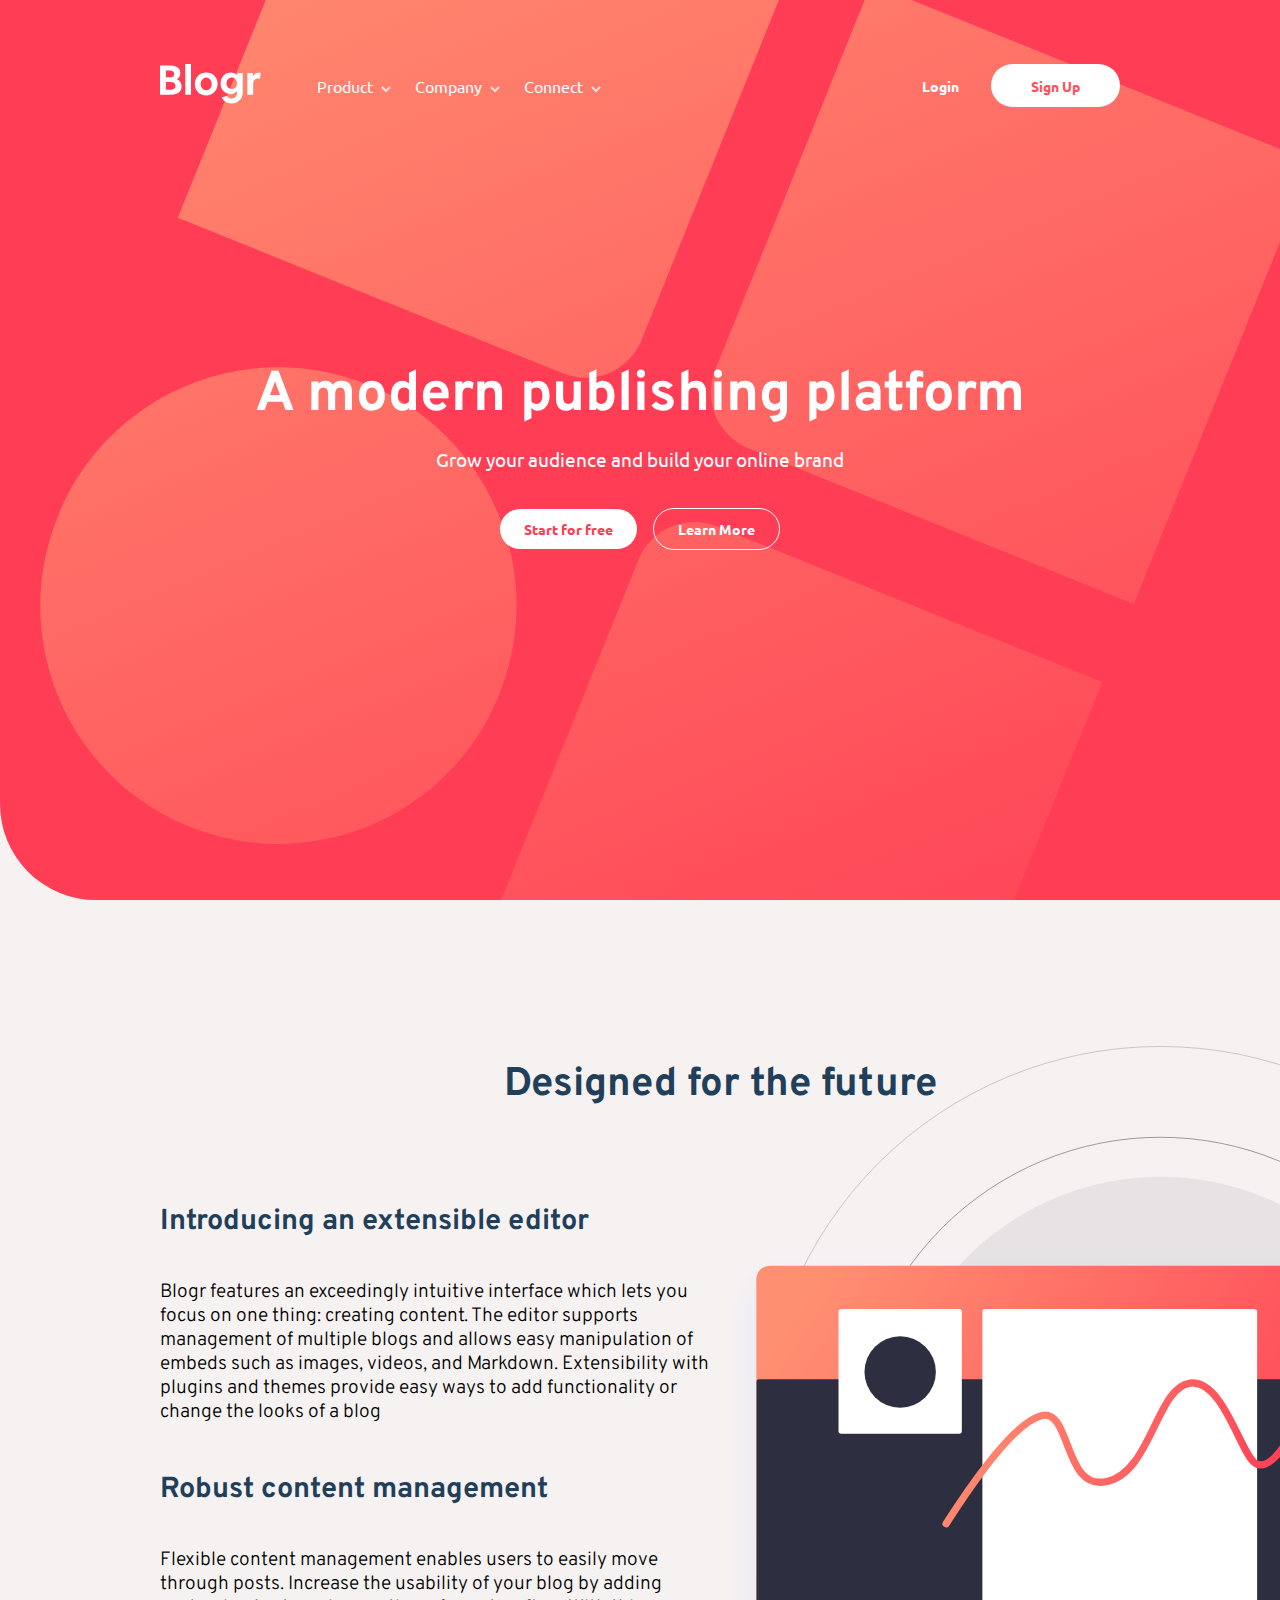
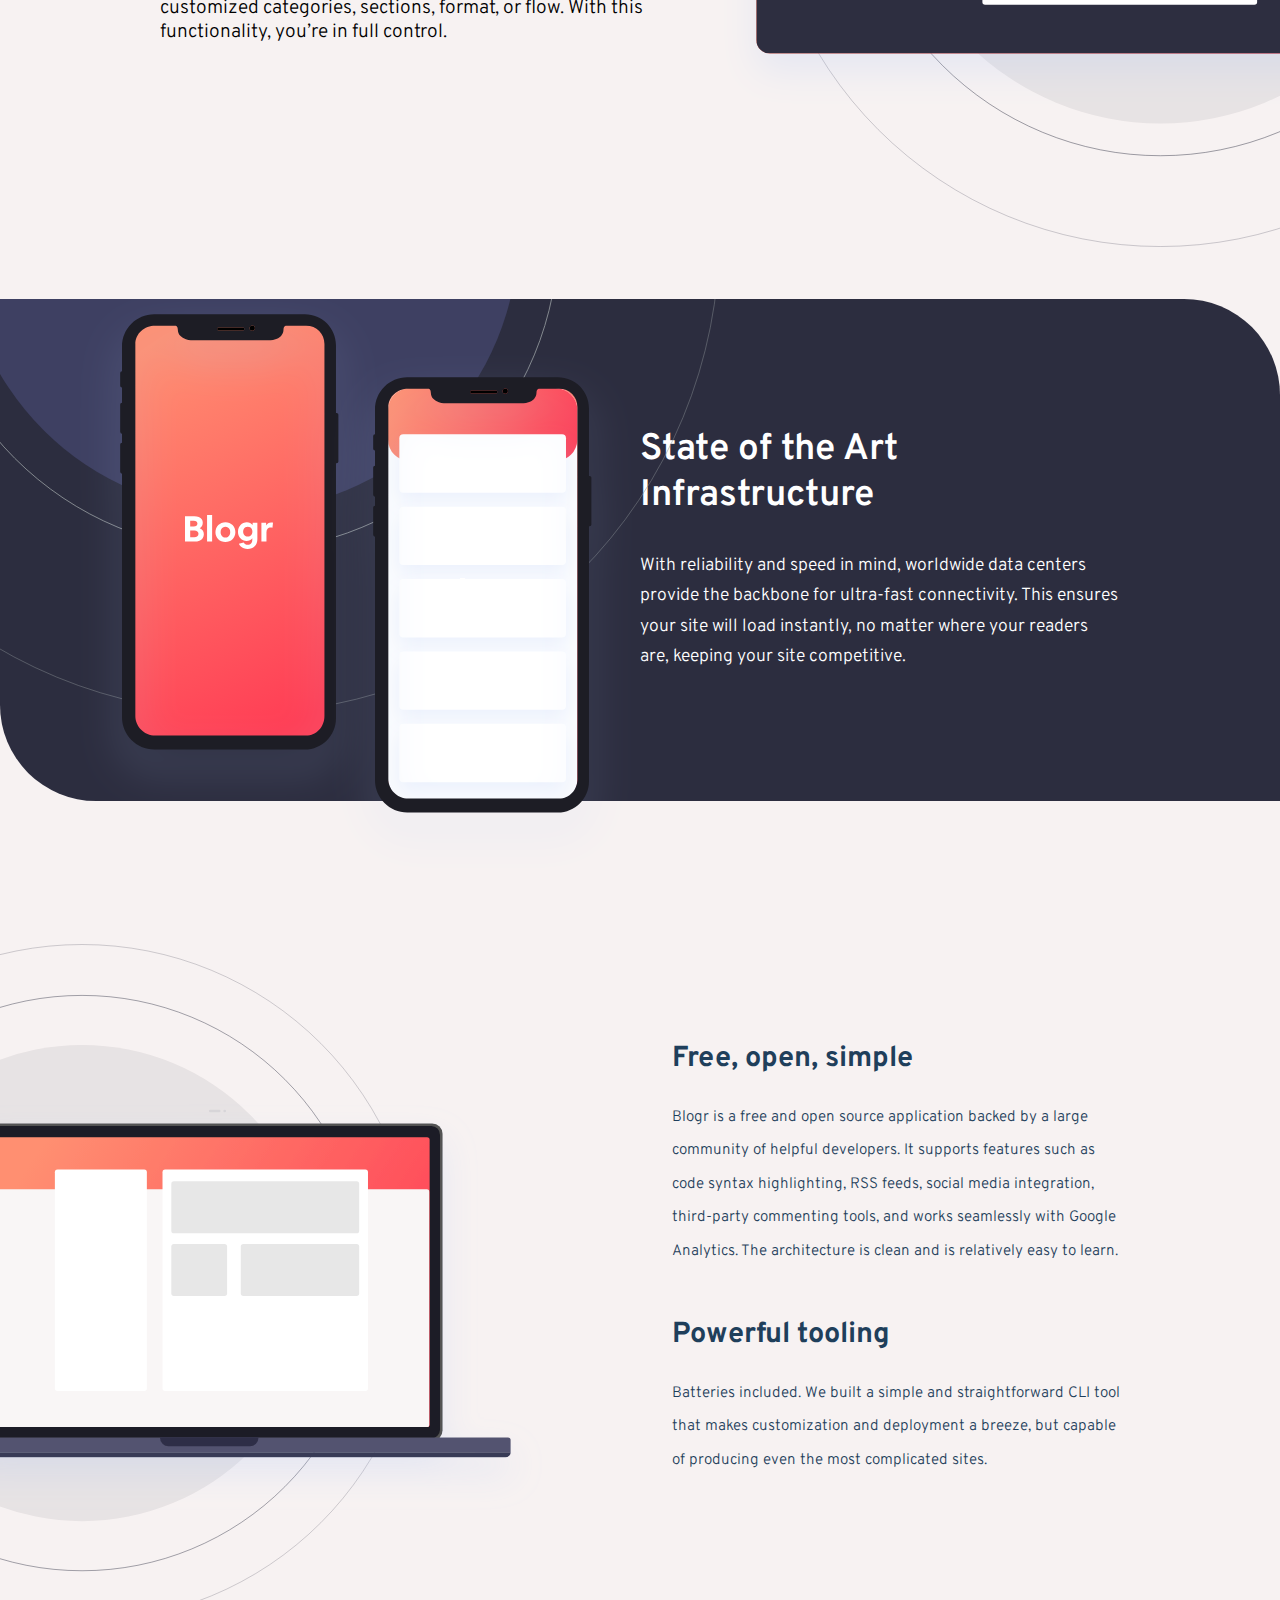
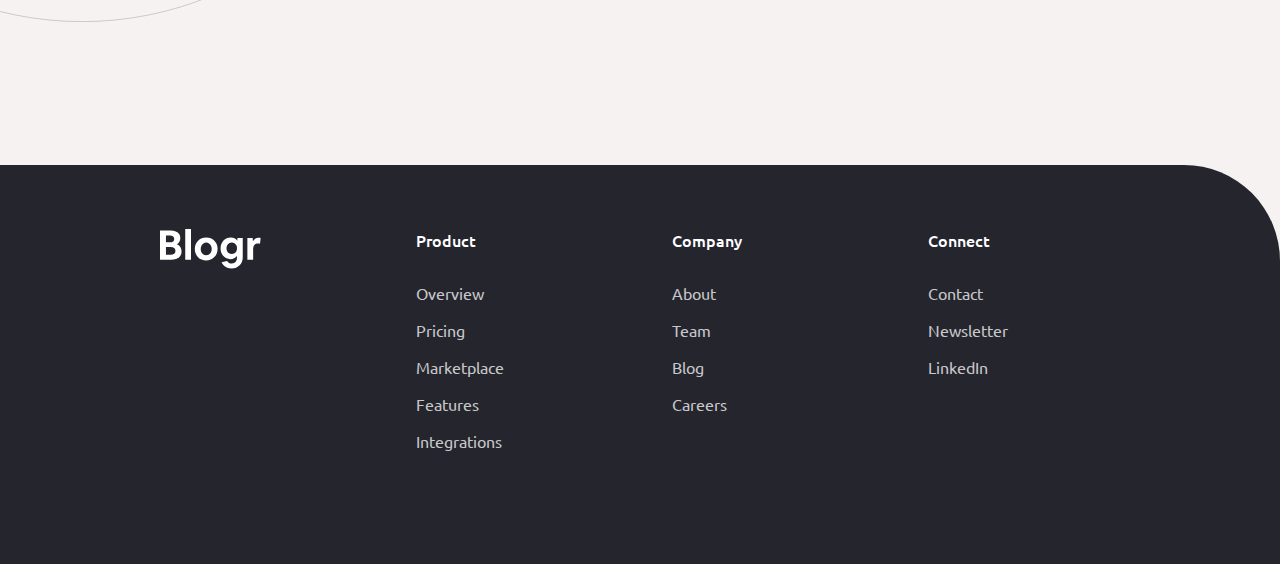
<file: blogr-landing-page-master/index.html>
<!DOCTYPE html>
<html lang="en">
<head>
  <meta charset="UTF-8">
  <meta name="viewport" content="width=device-width, initial-scale=1.0"> <!-- displays site properly based on user's device -->
  <meta name="description" content="Modern publishing platform. Grow your audience and build your online brand">
  <link href="https://fonts.googleapis.com/css2?family=Overpass:wght@300;600&family=Ubuntu:wght@400;500;700&display=swap" rel="stylesheet">
  <link rel="stylesheet" href="styles.css">
  <title>Blogr landing page by Mohamed Dhabeehullah</title>
</head>
<body>


  <section class="header">
    <div class="navigation">
      <a href="#"><img src="images/logo.svg" alt="Blogr logo"></a>
      <ul class="site-nav">

        <li><a href="#">Product</a><img src="images/icon-arrow-light.svg" alt="dropdown arrow">
          <div class="dropdown-menu">
            <ul>
              <li><a href="#">Overview</a></li>
              <li><a href="#">Pricing</a></li>
              <li><a href="#">Marketplace</a></li>
              <li><a href="#">Features</a></li>
              <li><a href="#">Integrations</a></li>
            </ul>
          </div>
        </li>        

        <li><a href="#">Company</a><img src="images/icon-arrow-light.svg" alt="dropdown arrow">
          <div class="dropdown-menu">
            <ul>
              <li><a href="#">About</a></li>
              <li><a href="#">Team</a></li>
              <li><a href="#">Blog</a></li>
              <li><a href="#">Careers</a></li>
            </ul>
          </div>
        </li>

        <li><a href="#">Connect</a><img src="images/icon-arrow-light.svg" alt="dropdown arrow">
          <div class="dropdown-menu">
            <ul>
              <li><a href="#">Contact</a></li>
              <li><a href="#">Newsletter</a></li>
              <li><a href="#">LinkedIn</a></li>
            </ul>
          </div>
        </li>

      </ul>
      <ul class="register">
        <li><a href="#" class="login">Login</a></li>
        <li><a href="#" class="signup">Sign Up</a></li>
      </ul>
      <img src="images/icon-hamburger.svg" alt="hamburger" id="mobilemenu">
    </div>

    <div class="header-content">
      <h1>A modern publishing platform</h1>
      <p>Grow your audience and build your online brand</p>
      <ul class="header-content-links">
        <li><a href="#" class="start">Start for free</a></li>
        <li><a href="#" class="learn">Learn More</a></li>
      </ul>
    </div>
  </section>

  <div id="mobilenav" class="mobilenav">
    <ul>
      <li class="connect">
        <div class="connect-text">
          <a href="#">Product</a>
          <img src="images/icon-arrow-dark.svg" alt="dropdown arrow">
        </div>
        <div class="dropdown-menu-mobile">
          <ul>
            <li><a href="#">Overview</a></li>
            <li><a href="#">Pricing</a></li>
            <li><a href="#">Marketplace</a></li>
            <li><a href="#">Features</a></li>
            <li><a href="#">Integrations</a></li>
          </ul>
        </div>
      </li>

      <li class="connect">
        <div class="connect-text">
          <a href="#">Company</a>
          <img src="images/icon-arrow-dark.svg" alt="dropdown arrow">
        </div>
        <div class="dropdown-menu-mobile">
          <ul>
            <li><a href="#">About</a></li>
            <li><a href="#">Team</a></li>
            <li><a href="#">Blog</a></li>
            <li><a href="#">Careers</a></li>
          </ul>
        </div>
      </li>

      <li class="connect">
        <div class="connect-text">
          <a href="#">Connect</a>
          <img src="images/icon-arrow-dark.svg" alt="dropdown arrow">
        </div>
        <div class="dropdown-menu-mobile">
          <ul>
            <li><a href="#">Contact</a></li>
            <li><a href="#">Newsletter</a></li>
            <li><a href="#">LinkedIn</a></li>
          </ul>
        </div>
      </li>

      <li><a href="#">Login</a></li>
      <li class="signup"><a href="#">Sign Up</a></li>
    </ul>
  </div>


  <section class="description">
    <h2>Designed for the future</h2>
    <div class="description-content">
      <div class="description-content-leftcolumn">
        <h3>Introducing an extensible editor</h3>
        <p>Blogr features an exceedingly intuitive interface which lets you focus on one thing: creating content. 
          The editor supports management of multiple blogs and allows easy manipulation of embeds such as images, 
          videos, and Markdown. Extensibility with plugins and themes provide easy ways to add functionality or 
          change the looks of a blog
        </p>
        <h3>Robust content management</h3>
        <p>Flexible content management enables users to easily move through posts. Increase the usability of your blog 
          by adding customized categories, sections, format, or flow. With this functionality, you’re in full control.
        </p>
      </div>
      <div class="description-content-rightcolumn">
        <img src="images/illustration-editor-desktop.svg" alt="editor illustration" class="desktop-editor">
        <img src="images/illustration-editor-mobile.svg" alt="editor illustration" class="mobile-editor">
      </div>
    </div>
  </section>

  <section class="services">
    <div class="services-leftcolumn">
      <img src="images/illustration-phones.svg" alt="phone illustration" class="phone">
      <img src="images/bg-pattern-circles.svg" alt="circle pattern" class="circle-pattern">
    </div>
    <div class="services-rightcolumn">
      <h4>State of the Art Infrastructure</h4>
      <p>With reliability and speed in mind, worldwide data centers provide the backbone for ultra-fast connectivity. 
        This ensures your site will load instantly, no matter where your readers are, keeping your site competitive.
      </p>
    </div>
  </section>

  <!-- Features -->
  <section class="features">
    <div class="features-leftcolumn">
      <img src="images/illustration-laptop-desktop.svg" alt="laptop illustration" class="desktop-illustration">
      <img src="images/illustration-laptop-mobile.svg" alt="laptop illustration" class="mobile-illustration">
    </div>
    <div class="features-rightcolumn">
      <h5>Free, open, simple</h5>
      <p>Blogr is a free and open source application backed by a large community of helpful developers. It supports 
        features such as code syntax highlighting, RSS feeds, social media integration, third-party commenting tools, 
        and works seamlessly with Google Analytics. The architecture is clean and is relatively easy to learn.
      </p>
      <h5>Powerful tooling</h5>
      <p>Batteries included. We built a simple and straightforward CLI tool that makes customization and deployment a breeze, but
        capable of producing even the most complicated sites.
      </p>
    </div>
  </section>

  <!-- Footer -->
  <footer>
    <div class="footer-box">
      <a href="#"><img src="images/logo.svg" alt="Blogr logo"></a>
    </div>
    <div class="footer-box">
      <h6>Product</h6>
      <ul>
        <li><a href="#">Overview</a></li>
        <li><a href="#">Pricing</a></li>
        <li><a href="#">Marketplace</a></li>
        <li><a href="#">Features</a></li>
        <li><a href="#">Integrations</a></li>
      </ul>
    </div>
    <div class="footer-box">
      <h6>Company</h6>
      <ul>
        <li><a href="#">About</a></li>
        <li><a href="#">Team</a></li>
        <li><a href="#">Blog</a></li>
        <li><a href="#">Careers</a></li>
      </ul>
    </div>
    <div class="footer-box">
      <h6>Connect</h6>
      <ul>
        <li><a href="#">Contact</a></li>
        <li><a href="#">Newsletter</a></li>
        <li><a href="#">LinkedIn</a></li>
      </ul>
    </div>

   
  </footer>

  <script src="main.js"></script> <!-- JavaScript file for mobile navigation -->
</body>
</html>
</file>
<file: blogr-landing-page-master/styles.css>
*{
    margin: 0;
    padding: 0;
    box-sizing: border-box;
    font-size: 16px;
}

body,html{
    overflow-x: hidden;
    background: hsl(0, 26%, 96%);
}

/** Header starts here **/

.header{
    width: 100%;
    height: 100vh;
    position: relative;
    background: url(images/bg-pattern-intro.svg);
    background-position: center;
    background-size: 150%;
    padding: 4rem 10rem;
    border-bottom-left-radius: 6rem;
    background-repeat: no-repeat;
    background-color: hsl(353, 100%, 62%);
}

.header .navigation{
    display: flex;
    align-items: center;
}

.header .navigation .site-nav{
    flex: 1;
    margin-left: 3.5rem;
    display: flex;
    align-items: center;
}

.header .navigation .site-nav li{
    margin-right: 1.5rem;
    list-style: none;
    position: relative;
}

.header .navigation .site-nav li a{
    text-decoration: none;
    color: hsl(0, 0%, 100%);
    cursor: pointer;
    transition: 1s;
    font-family: 'Ubuntu', sans-serif;
}

.header .navigation .site-nav li a:hover{
    text-decoration: underline;
}

.header .navigation .site-nav li img{
    margin-left: .5rem;
    transition: .5s;
}

.header .navigation .site-nav li:hover img{
    transform: rotate(-180deg);
}

.header .navigation .site-nav li .dropdown-menu{
    display: none;
    transition: .5s;
    z-index: 10;
}

.header .navigation .site-nav li:hover .dropdown-menu{
    display: block;
}

.header .navigation .site-nav li .dropdown-menu ul{
    position: absolute;
    margin-top: .2rem;
    margin-left: -2rem;
    background: hsl(0, 0%, 100%);
    padding: 1.5rem;
    text-align: left;
    border-radius: 5px;
    box-shadow: 0 0 15px 3px rgba(0, 0, 0, 0.4);
}

.header .navigation .site-nav li .dropdown-menu ul li{
    display: block;
    margin-bottom: 1rem;
}

.header .navigation .site-nav li .dropdown-menu ul li:last-child{
    margin-bottom: 0;
}

.header .navigation .site-nav li .dropdown-menu ul li a{
    color: hsl(240, 0%, 56%);
    transition: .5s;
    cursor: pointer;
    text-decoration: none;
}

.header .navigation .site-nav li .dropdown-menu ul li a:hover{
    color: hsl(0, 0%, 5%);
}

.header .navigation .register{
    display: flex;
    align-items: center;
}

.header .navigation .register li{
    margin-left: 2rem;
    list-style: none;
}

.header .navigation .register li a{
    text-decoration: none;
    color: hsl(0, 0%, 100%);
    cursor: pointer;
    font-weight: 700;
    font-size: 0.9rem;
    font-family: 'Ubuntu', sans-serif;
}

.header .navigation .register li .signup{
    padding: .8rem 2.5rem;
    background: hsl(0, 0%, 100%);
    color: hsl(356, 100%, 66%);
    border: none;
    border-radius: 2rem;
    transition: .5s;
}

.header .navigation .register li .signup:hover{
    background: hsl(355, 100%, 74%);
    color: hsl(0, 0%, 100%);
}

.header .navigation #mobilemenu{
    display: none;
}

.header .header-content{
    position: absolute;
    top: 50%;
    left: 50%;
    transform: translate(-50%, -50%);
    text-align: center;
    width: 100%;
}

.header .header-content h1{
    font-size: 3.5rem;
    color: hsl(0, 0%, 100%);
    margin-bottom: 1rem;
    font-family: 'Overpass', sans-serif;
}

.header .header-content p{
    font-size: 1.2rem;
    color: hsl(0, 0%, 100%);
    margin-bottom: 3rem;
    font-family: 'Ubuntu', sans-serif;
    font-weight: 400;
}

.header .header-content .header-content-links{
    display: flex;
    align-items: center;
    justify-content: center;
}

.header .header-content .header-content-links li{
    list-style: none;
    margin: 0 .5rem;
}

.header .header-content .header-content-links li a{
    text-decoration: none;
    padding: .7rem 1.5rem;
    cursor: pointer;
    font-size: .9rem;
    font-weight: 700;
    font-family: 'Ubuntu', sans-serif;
}

.header .header-content .header-content-links li .start{
    background: hsl(0, 0%, 100%);
    color: hsl(353, 100%, 62%);
    border-radius: 2rem;
    transition: .5s;
}

.header .header-content .header-content-links li .start:hover{
    background: hsl(355, 100%, 74%);
    color: hsl(0, 0%, 100%);
}

.header .header-content .header-content-links li .learn{
    background: transparent;
    color: hsl(0, 0%, 100%);
    border-radius: 2rem;
    transition: .5s;
    border: 1px solid hsl(0, 0%, 100%);
}

.header .header-content .header-content-links li .learn:hover{
    background: hsl(0, 0%, 100%);
    color: hsl(355, 100%, 74%);
}

.mobilenav{
    display: none;
}

/** Blogr Description starts here **/

.description{
    width: 100%;
    min-height: 100vh;
    position: relative;
    padding: 10rem 0 3rem 10rem;
    background: hsl(0, 26%, 96%);
    z-index: 2;
}

.description h2{
    font-size: 2.5rem;
    color: hsl(208, 49%, 24%);
    text-align: center;
    margin-bottom: -4rem;
    font-family: 'Overpass', sans-serif;
    font-weight: 700;
}

.description .description-content{
    width: 100%;
    display: flex;
    align-items: center;
    position: relative;
}

.description .description-content .description-content-leftcolumn{
    flex-basis: 50%;
}

.description .description-content .description-content-leftcolumn h3{
    font-size: 1.8rem;
    color: hsl(208, 49%, 24%);
    margin-bottom: 2.5rem;
    font-family: 'Overpass', sans-serif;
    font-weight: 700;
}

.description .description-content .description-content-leftcolumn p{
    font-size: 1.2rem;
    margin-bottom: 3rem;
    font-family: 'Overpass', sans-serif;
    font-weight: 300;
}

.description .description-content .description-content-rightcolumn{
    position: relative;
    flex-basis: 50%;
}

.description .description-content .description-content-rightcolumn .desktop-editor{
    width: 150%;
    position: relative;
}

.description .description-content .description-content-rightcolumn .mobile-editor{
    display: none;
}

/** Services starts here **/

.services{
    width: 100%;
    padding: 8rem 10rem;
    position: relative;
    background: hsl(237, 17%, 21%);
    display: flex;
    align-items: center;
    justify-content: space-between;
    border-top-right-radius: 6rem;
    border-bottom-left-radius: 6rem;
}

.services .services-rightcolumn{
    flex-basis: 50%;
}

.services .services-rightcolumn h4{
    font-size: 2.3rem;
    color: hsl(0, 0%, 100%);
    margin-bottom: 2rem;
    font-family: 'Overpass', sans-serif;
    font-weight: 600;
}

.services .services-rightcolumn p{
    font-size: 1.1rem;
    color: hsl(0, 0%, 100%);
    font-family: 'Overpass', sans-serif;
    font-weight: 300;
    line-height: 1.9rem;
}

.services .services-leftcolumn{
    flex-basis: 40%;
    position: relative;
    background-image: url(images/illustration-phones.svg);
    background-position: center;
    background-size: cover;
}

.services .services-leftcolumn .phone{
    position: absolute;
    left: -5rem;
    top: -16rem;
    z-index: 3;
}

.services .services-leftcolumn .circle-pattern{
    position: absolute;
    left: -25rem;
    top: -50rem;
    z-index: 1;
    width: 250%;
}

/** Features starts here **/

.features{
    width: 100%;
    position: relative;
    padding: 15rem 10rem 15rem 0;
    display: flex;
    align-items: center;
    justify-content: space-between;
    background: hsl(0, 26%, 96%);
    z-index: 2;
}

.features .features-leftcolumn{
    flex-basis: 50%;
    position: relative;
}

.features .features-leftcolumn .desktop-illustration{
    width: 150%;
    position: absolute;
    top: 50%;
    transform: translateY(-50%);
    left: -16rem;
}

.features .features-leftcolumn .mobile-illustration{
    display: none;
}

.features .features-rightcolumn{
    flex-basis: 40%;
    position: relative;
}

.features .features-rightcolumn h5{
    font-size: 1.8rem;
    color: hsl(208, 49%, 24%);
    margin-bottom: 1.5rem;
    font-family: 'Overpass', sans-serif;
    font-weight: 700;
}

.features .features-rightcolumn p{
    font-size: .95rem;
    color: hsl(208, 49%, 24%);
    margin-bottom: 3rem;
    font-family: 'Overpass', sans-serif;
    font-weight: 300;
    line-height: 2.1rem;
}

/** Footer starts here **/

footer{
    width: 100%;
    padding: 4rem 10rem 6rem;
    background: hsl(240, 10%, 16%);
    display: flex;
    justify-content: space-between;
    position: relative;
    border-top-right-radius: 6rem;
}

footer .footer-box{
    flex-basis: 20%;
}

footer .footer-box h6{
    font-size: 1rem;
    color: hsl(0, 0%, 100%);
    margin-bottom: 2rem;
    font-family: 'Ubuntu', sans-serif;
    font-weight: 500;
}

footer .footer-box ul li{
    list-style: none;
    margin-bottom: 1rem;
}

footer .footer-box ul li a{
    text-decoration: none;
    color: hsl(240, 2%, 79%);
    font-size: 1rem;
    transition: .5s;
    cursor: pointer;
    font-family: 'Ubuntu', sans-serif;
    font-weight: 400;
}

footer .footer-box ul li a:hover{
    text-decoration: underline;
}

footer .attribution{
    position: absolute;
    bottom: 3rem;
    left: 50%;
    transform: translateX(-50%);
    color: hsl(240, 2%, 79%);
    font-family: 'Ubuntu', sans-serif;
    font-weight: 400;
}

footer .attribution a{
    text-decoration: none;
    color: hsl(0, 0%, 100%);
    font-family: 'Ubuntu', sans-serif;
    font-weight: 400;
}

/** Responsive Design starts here **/

@media (max-width: 991px){
    .header{
        background: url(images/bg-pattern-intro.svg);
        background-position: center;
        background-size: 400%;
        padding: 4rem 1.5rem;
        background-color: hsl(353, 100%, 62%);
    }

    .header .navigation{
        justify-content: space-between;
    }

    .header .navigation .site-nav{
        display: none;
    }

    .header .navigation .register{
        display: none;
    }

    .header .header-content .header-content-links li .start{
        padding: 1rem;
        font-size: .8rem;
        display: block;
    }

    .header .header-content .header-content-links li .learn{
        padding: 1rem;
        font-size: .8rem;
        display: block;
    }

    .header .navigation #mobilemenu{
        display: block;
    }

    .header .header-content{
        padding: 0 1.5rem;
    }

    .header .header-content h1{
        font-size: 2.3rem;
    }

    .header .header-content p{
        margin-bottom: 4rem;
    }

    .header .header-content .header-content-links li a{
        padding: 1.2rem 1.5rem;
        font-size: 1rem;
    }

    .description{
        padding: 4rem 2rem 8rem;
    }

    .description h2{
        font-size: 1.8rem;
        margin-bottom: 2rem;
    }

    .description .description-content{
        flex-wrap: wrap;
    }

    .description .description-content .description-content-rightcolumn {
        position: relative;
        flex-basis: 100%;
        order: 1;
        display: flex;
        align-items: center;
        justify-content: center;
    }

    .description .description-content .description-content-rightcolumn .desktop-editor{
        display: none;
    }

    .description .description-content .description-content-rightcolumn .mobile-editor{
        display: block;
        width: 110%;
        margin-bottom: 1.5rem;
    }

    .description .description-content .description-content-leftcolumn {
        flex-basis: 100%;
        order: 2;
        text-align: center;
        margin-bottom: 3rem;
    }

    .description .description-content .description-content-leftcolumn h3{
        margin-bottom: 1rem;
    }

    .description .description-content .description-content-leftcolumn p{
        font-size: 1.1rem;
        margin-bottom: 3rem;
    }

    .services{
        padding: 8rem 2rem;
        flex-wrap: wrap;
        justify-content: space-between;
    }

    .services .services-rightcolumn{
        flex-basis: 100%;
        text-align: center;
        margin-top: 6rem;
    }

    .services .services-leftcolumn .phone{
        position: absolute;
        left: 125%;
        transform: translateX(-50%);
        top: -19rem;
        z-index: 3;
        width: 375px;
    }

    .features{
        padding: 4rem 2rem;
        flex-wrap: wrap;
    }

    .features .features-leftcolumn{
        flex-basis: 100%;
        display: flex;
        align-items: center;
        justify-content: center;
    }

    .features .features-leftcolumn .desktop-illustration{
        display: none;
    }

    .features .features-leftcolumn .mobile-illustration{
        display: block;
        width: 130%;
        margin-bottom: 1.5rem;
    }

    .features .features-rightcolumn{
        flex-basis: 100%;
        text-align: center;
    }

    .features .features-rightcolumn h5{
        font-size: 1.7rem;
    }

    footer{
        padding: 4rem 0 6rem;
        flex-wrap: wrap;
    }

    footer .footer-box{
        flex-basis: 100%;
        text-align: center;
        margin-bottom: 3rem;
    }

    footer .attribution{
        font-size: .9rem;
    }

    footer .attribution a{
        font-size: .9rem;
    }

    #mobilenav{
        display: block;
        position: absolute;
        top: 8.5rem;
        left: 50%;
        transform: translateX(-50%);
        width: 85%;
        padding: 2rem 1.5rem;
        background: hsl(0, 0%, 100%);
        box-shadow: 0 0 30px 3px rgba(0, 0, 0, 0.3);
        text-align: center;
        border: none;
        border-radius: .5rem;
        z-index: 10;
        transition: .5s;
    }

    .mobilenav ul li{
        list-style: none;
        margin-bottom: 2rem;
        display: flex;
        align-items: center;
        justify-content: center;
    }

    .mobilenav ul li a{
        text-decoration: none;
        color: hsl(240, 10%, 16%);
        font-size: 1.2rem;
        font-weight: 300;
        font-family: 'Ubuntu', sans-serif;
        font-weight: 400;
    }

    .mobilenav ul li img{
        margin-left: .5rem;
        transition: .5s;
    }

    .mobilenav ul li:nth-child(3){
        position: relative;
    }

    .mobilenav ul li:hover img{
        transform: rotate(-180deg);
    }

    .mobilenav ul .connect{
        display: flex;
        flex-direction: column;
        align-items: center;
    }

    .mobilenav ul .connect .connect-text{
        display: flex;
        align-items: center;
    }

    .mobilenav ul .connect .dropdown-menu-mobile{
        background: hsl(0, 10%, 92%);
        padding: 1.5rem 0;
        width: 100%;
        border-radius: .5rem;
        display: none;
        transition: 2s;
    }

    .mobilenav ul .connect:hover .dropdown-menu-mobile{
        display: block;
    }

    .mobilenav ul .connect .dropdown-menu-mobile li:last-child{
        margin-bottom: 0;
    }

    .mobilenav ul hr{
        display: block;
        border: none;
        border-top: 1px solid hsl(0, 4%, 85%);
        margin: 2rem auto 2rem;
        width: 100%;
    }

    .mobilenav ul .signup{
        margin-bottom: 0;
    }

    .mobilenav ul .signup a{
        padding: .8rem 2.5rem;
        background: linear-gradient(90deg, hsl(13, 100%, 72%), hsl(353, 100%, 62%));
        color: hsl(0, 0%, 100%);
        border-radius: 2rem;
        transition: .5s;
        font-family: 'Ubuntu', sans-serif;
        font-weight: 400;
    }

    .mobilenav ul .signup a:hover{
        background: linear-gradient(90deg, hsl(353, 100%, 62%), hsl(13, 100%, 72%));
    }
}

@media (max-width: 320px){
    .header .header-content h1{
        font-size: 1.9rem;
    }

    .header .header-content .header-content-links li .start{
        padding: 1rem;
        font-size: .8rem;
    }

    .header .header-content .header-content-links li .learn{
        padding: 1rem;
        font-size: .8rem;
    }

    .description h2{
        font-size: 1.5rem;
    }

    .description .description-content .description-content-leftcolumn h3{
        font-size: 1.5rem;
    }

    .services .services-leftcolumn .phone{
        width: 320px;
    }

    .services .services-rightcolumn{
        margin-top: 2rem;
    }

    .services .services-rightcolumn h4{
        font-size: 2.1rem;
    }

    footer .attribution{
        font-size: .7rem;
    }

    footer .attribution a{
        font-size: .7rem;
    }
}
</file>
